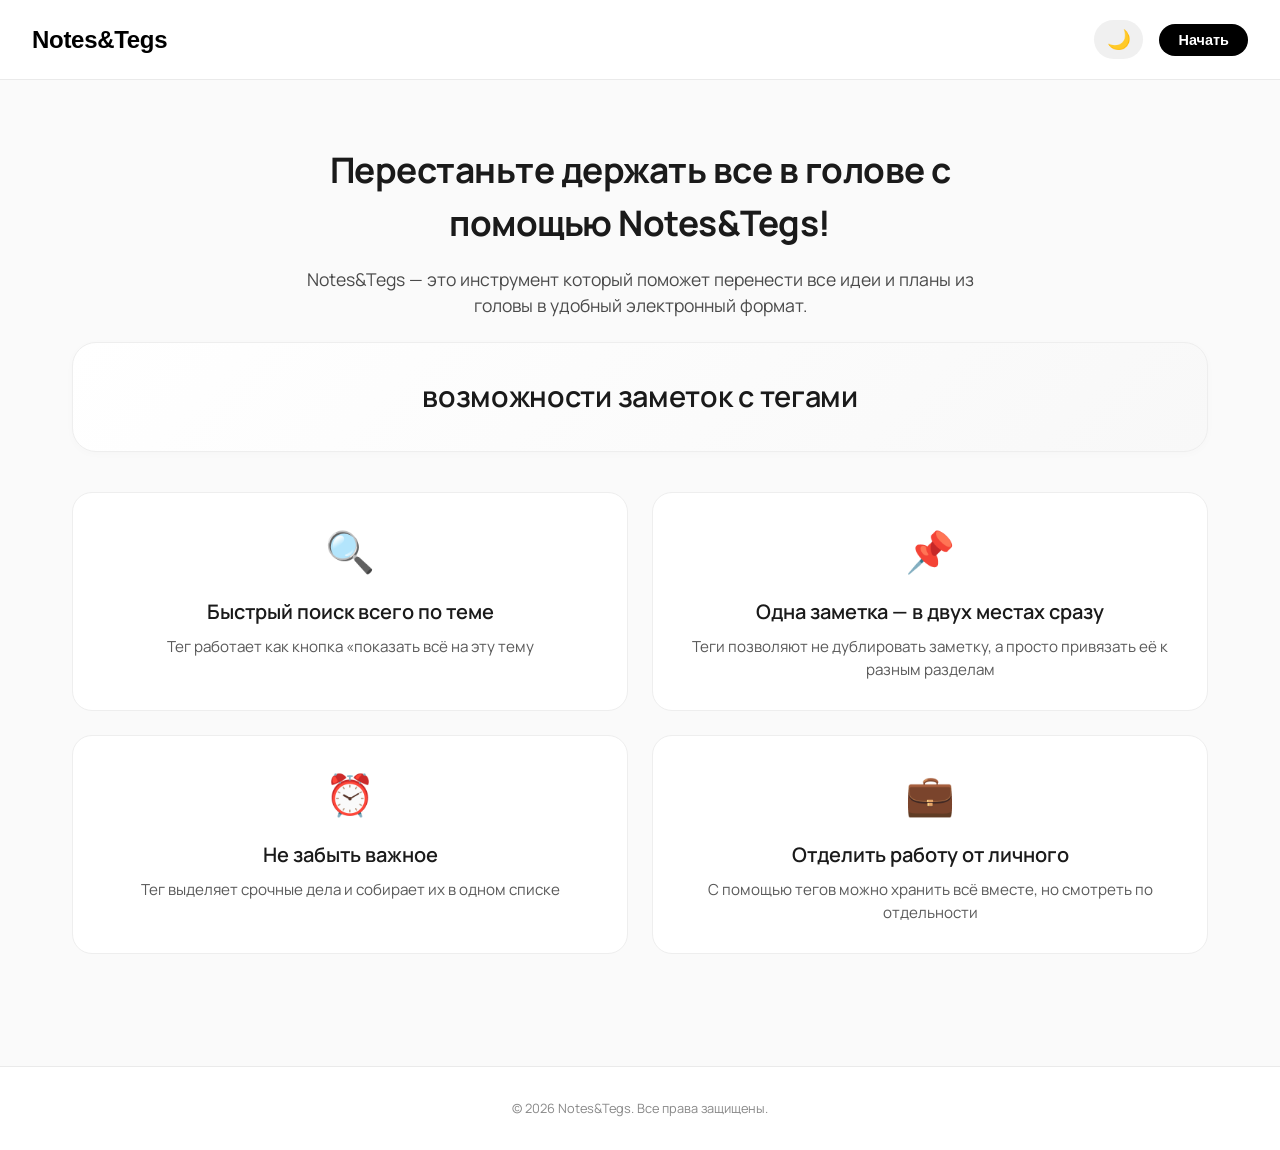
<file: layout/index.html>
<!DOCTYPE html>
<html lang="en">
<head>
    <meta charset="UTF-8">
    <meta name="viewport" content="width=device-width, initial-scale=1.0">
    <title>Система заметок с тегами - Manrope</title>

    <!-- Подключение шрифта Manrope -->
    <link href="https://fonts.googleapis.com/css2?family=Manrope:wght@300;400;500;600;700;800&display=swap" rel="stylesheet">
    
    <link rel="stylesheet" href="style.css">
</head>
<body>
    <!--header-->
    <header class="header">
        <nav>
            <button class="main-page"><a href="index.html"><h1>Notes&Tegs</h1></a></button>
        
        </nav>

        <div class="header-actions">
            <button id="themeToggle" class="theme-btn">🌙</button>
            
                <button id="goButton" class="go-btn" onclick="window.location.href='pages2.html'">Начать</button>
                
        </div>
    </header>

    <main>
        <!-- info section-->
        <section class="info">
            <h2>Перестаньте держать все в голове с помощью Notes&Tegs!</h2>
            <p>Notes&Tegs — это инструмент который поможет перенести все идеи и планы из головы в удобный электронный формат.</p>
        </section>  
        
        <div class="heading-wrapper">
            <h2 class="heading">возможности заметок с тегами</h2>
        </div>
        
        <section id="ability">
            <div class="card-info">
                <div class="card-icon">🔍</div>
                <h3>Быстрый поиск всего по теме</h3>
                <p>Тег работает как кнопка «показать всё на эту тему</p>
            </div>

            <div class="card-info">
                <div class="card-icon">📌</div>
                <h3>Одна заметка — в двух местах сразу</h3>
                <p>Теги позволяют не дублировать заметку, а просто привязать её к разным разделам</p>
            </div>
            
            <div class="card-info">
                <div class="card-icon">⏰</div>
                <h3>Не забыть важное</h3>
                <p>Тег выделяет срочные дела и собирает их в одном списке</p>
            </div>
            
            <div class="card-info">
                <div class="card-icon">💼</div>
                <h3>Отделить работу от личного</h3>
                <p>С помощью тегов можно хранить всё вместе, но смотреть по отдельности</p>
            </div>
        </section>
    </main>

    <!-- footer section-->
    <footer class="footer">
        <p>&copy; 2026 Notes&Tegs. Все права защищены.</p>
    </footer>

    <script src="darktheme.js"></script>
</body>
</html>
</file>
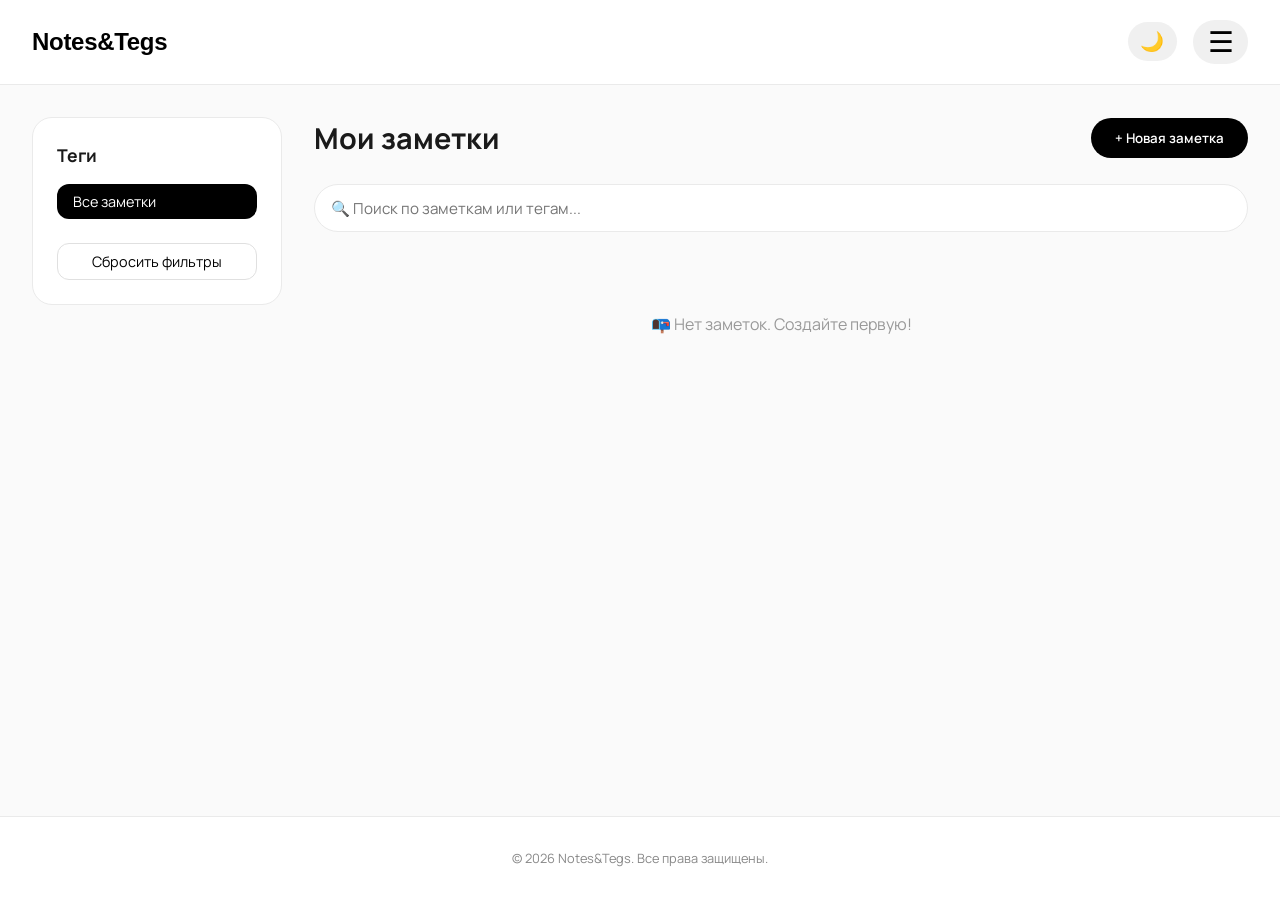
<file: layout/pages2.html>
<!DOCTYPE html>
<html lang="ru">
<head>
    <meta charset="UTF-8">
    <meta name="viewport" content="width=device-width, initial-scale=1.0">
    <title>Notes&Tegs - Мои заметки</title>

    <!-- Подключение шрифта Manrope -->
    <link href="https://fonts.googleapis.com/css2?family=Manrope:wght@300;400;500;600;700;800&display=swap" rel="stylesheet">
    
    <link rel="stylesheet" href="style-page2.css">
</head>
<body>
    <!-- Header с бургер-меню -->
    <header class="header">
        <nav>
            <button class="main-page"><a href="index.html"><h1>Notes&Tegs</h1></a></button>
        </nav>

        <div class="header-actions">
            <button id="themeToggle" class="theme-btn">🌙</button>
            <button id="burgerBtn" class="burger-btn">☰</button>
        </div>
    </header>

    <!-- Бургер-меню -->
    <div id="burgerMenu" class="burger-menu">
        <div class="burger-menu-content">
            <button id="closeBurger" class="close-burger">✕</button>
            <nav class="burger-nav">
                <a href="index.html">Главная</a>
                <a href="pages2.html">Заметки</a>
            </nav>
        </div>
    </div>

    <main>
        <div class="notes-app">
            <!-- Боковая панель с тегами -->
            <aside class="sidebar">
                <h3>Теги</h3>
                <div class="tags-list" id="tagsList">
                    <button class="tag-filter active" data-tag="all">Все заметки</button>
                </div>
                <button id="resetFilters" class="reset-btn">Сбросить фильтры</button>
            </aside>

            <!-- Основная область -->
            <div class="notes-content">
                <div class="notes-header">
                    <h2>Мои заметки</h2>
                    <button id="addNoteBtn" class="add-note-btn">+ Новая заметка</button>
                </div>

                <!-- Поиск -->
                <div class="search-bar">
                    <input type="text" id="searchInput" placeholder="🔍 Поиск по заметкам или тегам...">
                </div>

                <!-- Список заметок -->
                <div id="notesList" class="notes-list">
                    <!-- Заметки будут появляться здесь -->
                </div>
            </div>
        </div>

        <!-- Модальное окно для добавления/редактирования заметки -->
        <div id="noteModal" class="modal">
            <div class="modal-content">
                <div class="modal-header">
                    <h3 id="modalTitle">Новая заметка</h3>
                    <button class="close-modal">&times;</button>
                </div>
                <div class="modal-body">
                    <input type="text" id="noteTitle" placeholder="Заголовок заметки">
                    <textarea id="noteContent" rows="5" placeholder="Текст заметки..."></textarea>
                    <input type="text" id="noteTags" placeholder="Теги (через запятую, например: работа, важное, идеи)">
                    <div class="modal-actions">
                        <button id="saveNoteBtn" class="save-btn">Сохранить</button>
                        <button id="deleteNoteBtn" class="delete-btn" style="display: none;">Удалить</button>
                    </div>
                </div>
            </div>
        </div>
    </main>

    <footer class="footer">
        <p>&copy; 2026 Notes&Tegs. Все права защищены.</p>
    </footer>

    <script src="darktheme.js"></script>
    <script src="burger.js"></script>
    <script src="main.js"></script>
</body>
</html>
</file>
<file: layout/style.css>
* {
    margin: 0;
    padding: 0;
    box-sizing: border-box;
}

body {
    font-family: 'Manrope', -apple-system, BlinkMacSystemFont, 'Segoe UI', Roboto, Helvetica, Arial, sans-serif;
    background-color: #fafafa;
    color: #1a1a1a;
    line-height: 1.5;
    display: flex;
    flex-direction: column;
    min-height: 100vh;
    transition: background-color 0.2s ease, color 0.2s ease;
}


/* DARK THEME */
body.dark-theme {
    background-color: #1a1a1a;
    color: #e0e0e0;
}

body.dark-theme .header {
    background-color: #2d2d2d;
    border-color: #404040;
}

body.dark-theme .header nav a {
    color: #aaaaaa;
}

body.dark-theme .header nav a:hover {
    color: #ffffff;
}

body.dark-theme .card-info {
    background-color: #2d2d2d;
    border-color: #404040;
}

body.dark-theme .card-info p {
    color: #aaaaaa;
}

body.dark-theme .footer {
    background-color: #2d2d2d;
    border-color: #404040;
}

body.dark-theme .heading-wrapper {
    background: #2d2d2d;
    border-color: #404040;
}

body.dark-theme .heading-wrapper:hover {
    border-color: #505050;
    box-shadow: 0 4px 12px rgba(255, 255, 255, 0.04);
}

body.dark-theme .info p {
    color: #aaaaaa;
}

body.dark-theme .theme-btn {
    background-color: #404040;
}

body.dark-theme .theme-btn:hover {
    background-color: #505050;
}

/* Header */
.header {
    display: flex;
    justify-content: space-between;
    align-items: center;
    padding: 1.25rem 2rem;
    background-color: #ffffff;
    border-bottom: 1px solid #eaeaea;
    flex-wrap: wrap;
    gap: 1rem;
    transition: color 0.2s ease;
}

.header nav {
    display: flex;
    align-items: baseline;
    gap: 2rem;
    flex-wrap: wrap;
    transition: color 0.2s ease;
}

.main-page {
    background: transparent;
    border: none;
    padding: 0;
    cursor: pointer;
}

.main-page a {
    text-decoration: none;
    display: block;
}

.main-page h1 {
    margin: 0;
    font-size: 1.25rem;
    font-weight: 600;
    color: #000000;
    letter-spacing: -0.3px;
    transition: color 0.2s ease;
}


.header nav h1 {
    font-size: 1.5rem;
    font-weight: 700;
    letter-spacing: -0.3px;
    color: inherit;
}

.header nav a {
    text-decoration: none;
    color: #000000;
    font-size: 0.95rem;
    font-weight: 500;

}

.header nav a:hover {
    color: #000000;
}

.header-actions {
    display: flex;
    gap: 1rem;
    align-items: center;
}

.theme-btn {
    background-color: #f0f0f0;
    border: none;
    font-size: 1.2rem;
    padding: 0.5rem 0.8rem;
    border-radius: 30px;
    cursor: pointer;
    transition: background-color 0.2s ease;
}

.theme-btn:hover {
    background-color: #e0e0e0;
}



.header .go-btn {
    background-color: #000000;
    color: white;
    border: none;
    padding: 0.5rem 1.2rem;
    font-size: 0.9rem;
    font-weight: 600;
    border-radius: 30px;
    cursor: pointer;
    transition: background-color 0.2s ease;
}


.header #goButton:hover,
.header .go-btn:hover {
    background-color: #333333;
}

/* Main content */
main {
    max-width: 1200px;
    margin: 0 auto;
    padding: 2rem 2rem;
    flex: 1;
}

/* Info section */
.info {
    text-align: center;
    max-width: 700px;
    margin: 2rem auto 1.5rem;
}

.info h2 {
    font-size: 2.2rem;
    font-weight: 700;
    letter-spacing: -0.5px;
    margin-bottom: 1rem;
    color: inherit;
}

.info p {
    font-size: 1.1rem;
    font-weight: 400;
    color: #4a4a4a;
}

/* Heading wrapper */
.heading-wrapper {
    background: linear-gradient(135deg, #ffffff 0%, #f8f8f8 100%);
    border-radius: 24px;
    padding: 2rem;
    margin-bottom: 2.5rem;
    text-align: center;
    border: 1px solid #eeeeee;
    box-shadow: 0 2px 8px rgba(0, 0, 0, 0.02);
    transition: all 0.2s ease;
}

.heading-wrapper:hover {
    border-color: #e0e0e0;
    box-shadow: 0 4px 12px rgba(0, 0, 0, 0.04);
}

.heading {
    font-size: 1.8rem;
    font-weight: 600;
    text-align: center;
    letter-spacing: -0.3px;
    color: inherit;
    margin: 0;
}

/* Ability section */
#ability {
    margin-top: 1rem;
    display: grid;
    grid-template-columns: repeat(2, 1fr);
    gap: 1.5rem;
    margin-bottom: 3rem;
}

/* Cards */
.card-info {
    background-color: #ffffff;
    border: 1px solid #eeeeee;
    border-radius: 20px;
    padding: 1.75rem;
    transition: all 0.2s ease;
    text-align: center;
}

.card-info:hover {
    transform: translateY(-4px);
    box-shadow: 0 12px 24px rgba(0, 0, 0, 0.08);
    border-color: #d0d0d0;
}

.card-icon {
    font-size: 2.5rem;
    margin-bottom: 1rem;
}

.card-info h3 {
    font-size: 1.25rem;
    font-weight: 600;
    margin-bottom: 0.6rem;
    color: inherit;
}

.card-info p {
    color: #5a5a5a;
    font-size: 0.95rem;
    font-weight: 400;
}

/* Footer */
.footer {
    text-align: center;
    padding: 2rem;
    border-top: 1px solid #eaeaea;
    background-color: #ffffff;
    margin-top: 2rem;
}

.footer p {
    font-size: 0.8rem;
    font-weight: 400;
    color: #888888;
}

/* Responsive */
@media (max-width: 768px) {
    #ability {
        grid-template-columns: 1fr;
        gap: 1rem;
    }
    
    .header {
        flex-direction: column;
        text-align: center;
    }
    
    .header nav {
        justify-content: center;
    }
    
    .info h2 {
        font-size: 1.6rem;
    }
    
    .heading {
        font-size: 1.5rem;
    }
    
    .heading-wrapper {
        padding: 1.5rem;
    }
}

@media (max-width: 600px) {
    main {
        padding: 1rem;
    }
}
</file>
<file: layout/style-page2.css>
* {
    margin: 0;
    padding: 0;
    box-sizing: border-box;
}

body {
    font-family: 'Manrope', -apple-system, BlinkMacSystemFont, 'Segoe UI', Roboto, Helvetica, Arial, sans-serif;
    background-color: #fafafa;
    color: #1a1a1a;
    line-height: 1.5;
    display: flex;
    flex-direction: column;
    min-height: 100vh;
    transition: background-color 0.2s ease, color 0.2s ease;
}

/* DARK THEME */
body.dark-theme {
    background-color: #1a1a1a;
    color: #e0e0e0;
}

body.dark-theme .header {
    background-color: #2d2d2d;
    border-color: #404040;
}

body.dark-theme .main-page h1 {
    color: #e0e0e0;
}

body.dark-theme .footer {
    background-color: #2d2d2d;
    border-color: #404040;
}

body.dark-theme .theme-btn,
body.dark-theme .burger-btn {
    background-color: #404040;
    color: #e0e0e0;
}

body.dark-theme .theme-btn:hover,
body.dark-theme .burger-btn:hover {
    background-color: #505050;
}

body.dark-theme .burger-menu-content {
    background-color: #2d2d2d;
}

body.dark-theme .burger-nav a {
    color: #e0e0e0;
    border-bottom-color: #404040;
}

body.dark-theme .sidebar {
    background-color: #2d2d2d;
    border-color: #404040;
}

body.dark-theme .note-card {
    background-color: #2d2d2d;
    border-color: #404040;
}

body.dark-theme .note-card:hover {
    border-color: #606060;
}

body.dark-theme .tag {
    background-color: #404040;
    color: #e0e0e0;
}

body.dark-theme .tag-filter {
    background-color: #404040;
    color: #e0e0e0;
}

body.dark-theme .tag-filter:hover,
body.dark-theme .tag-filter.active {
    background-color: #606060;
}

body.dark-theme .modal-content {
    background-color: #2d2d2d;
}

body.dark-theme .search-bar input {
    background-color: #2d2d2d;
    border-color: #404040;
    color: #e0e0e0;
}

body.dark-theme #noteTitle,
body.dark-theme #noteContent,
body.dark-theme #noteTags {
    background-color: #2d2d2d;
    border-color: #404040;
    color: #e0e0e0;
}

/* Header */
.header {
    display: flex;
    justify-content: space-between;
    align-items: center;
    padding: 1.25rem 2rem;
    background-color: #ffffff;
    border-bottom: 1px solid #eaeaea;
    flex-wrap: wrap;
    gap: 1rem;
    position: relative;
    z-index: 100;
}

.main-page {
    background: transparent;
    border: none;
    padding: 0;
    cursor: pointer;
}

.main-page a {
    text-decoration: none;
    display: block;
}

.main-page h1 {
    margin: 0;
    font-size: 1.5rem;
    font-weight: 700;
    color: #000000;
    letter-spacing: -0.3px;
}

.header-actions {
    display: flex;
    gap: 1rem;
    align-items: center;
}

.theme-btn,
.burger-btn {
    background-color: #f0f0f0;
    border: none;
    font-size: 1.2rem;
    padding: 0.5rem 0.8rem;
    border-radius: 30px;
    cursor: pointer;
    transition: all 0.2s ease;
}

.burger-btn {
    font-size: 1.8rem;
    padding: 0.3rem 0.9rem;
}

.burger-btn:hover {
    transform: scale(1.05);
}

/* Бургер-меню */
.burger-menu {
    position: fixed;
    top: 0;
    left: 0;
    width: 100%;
    height: 100%;
    background-color: rgba(0, 0, 0, 0.5);
    z-index: 1000;
    opacity: 0;
    visibility: hidden;
    transition: opacity 0.3s ease, visibility 0.3s ease;
}

.burger-menu.active {
    opacity: 1;
    visibility: visible;
}

.burger-menu-content {
    position: absolute;
    top: 0;
    left: -320px;
    width: 300px;
    height: 100%;
    background-color: #ffffff;
    box-shadow: 2px 0 12px rgba(0, 0, 0, 0.1);
    transition: left 0.3s ease;
    padding: 1.5rem;
}

.burger-menu.active .burger-menu-content {
    left: 0;
}

.close-burger {
    align-self: flex-end;
    background: none;
    border: none;
    font-size: 2rem;
    cursor: pointer;
    float: right;
}

.burger-nav {
    clear: both;
    display: flex;
    flex-direction: column;
    gap: 1.5rem;
    margin-top: 2rem;
}

.burger-nav a {
    text-decoration: none;
    color: #1a1a1a;
    font-size: 1.2rem;
    font-weight: 500;
    padding: 0.75rem 0;
    border-bottom: 1px solid #eaeaea;
    transition: all 0.2s ease;
}

.burger-nav a:hover {
    padding-left: 0.75rem;
}

/* Main - приложение заметок */
main {
    flex: 1;
    padding: 2rem;
}

.notes-app {
    max-width: 1400px;
    margin: 0 auto;
    display: flex;
    gap: 2rem;
}

/* Sidebar */
.sidebar {
    width: 250px;
    background-color: #ffffff;
    border-radius: 20px;
    padding: 1.5rem;
    border: 1px solid #eaeaea;
    height: fit-content;
    position: sticky;
    top: 2rem;
}

.sidebar h3 {
    font-size: 1.1rem;
    margin-bottom: 1rem;
}

.tags-list {
    display: flex;
    flex-direction: column;
    gap: 0.5rem;
    margin-bottom: 1.5rem;
    max-height: 400px;
    overflow-y: auto;
}

.tag-filter {
    background-color: #f0f0f0;
    border: none;
    padding: 0.5rem 1rem;
    border-radius: 12px;
    cursor: pointer;
    text-align: left;
    font-family: inherit;
    font-size: 0.9rem;
    transition: all 0.2s ease;
}

.tag-filter:hover {
    background-color: #e0e0e0;
}

.tag-filter.active {
    background-color: #000000;
    color: #ffffff;
}

.reset-btn {
    width: 100%;
    background-color: transparent;
    border: 1px solid #e0e0e0;
    padding: 0.5rem;
    border-radius: 12px;
    cursor: pointer;
    font-family: inherit;
    font-size: 0.9rem;
    transition: all 0.2s ease;
}

.reset-btn:hover {
    background-color: #f0f0f0;
}

/* Основной контент */
.notes-content {
    flex: 1;
}

.notes-header {
    display: flex;
    justify-content: space-between;
    align-items: center;
    margin-bottom: 1.5rem;
    flex-wrap: wrap;
    gap: 1rem;
}

.notes-header h2 {
    font-size: 1.8rem;
    font-weight: 700;
}

.add-note-btn {
    background-color: #000000;
    color: white;
    border: none;
    padding: 0.7rem 1.5rem;
    border-radius: 30px;
    cursor: pointer;
    font-family: inherit;
    font-weight: 600;
    transition: background-color 0.2s ease;
}

.add-note-btn:hover {
    background-color: #333333;
}

/* Поиск */
.search-bar {
    margin-bottom: 2rem;
}

.search-bar input {
    width: 100%;
    padding: 0.8rem 1rem;
    border: 1px solid #eaeaea;
    border-radius: 30px;
    font-family: inherit;
    font-size: 0.95rem;
    background-color: #ffffff;
    transition: all 0.2s ease;
}

.search-bar input:focus {
    outline: none;
    border-color: #000000;
}

/* Список заметок */
.notes-list {
    display: flex;
    flex-direction: column;
    gap: 1rem;
}

.note-card {
    background-color: #ffffff;
    border: 1px solid #eaeaea;
    border-radius: 20px;
    padding: 1.5rem;
    transition: all 0.2s ease;
    cursor: pointer;
}

.note-card:hover {
    transform: translateX(4px);
    border-color: #d0d0d0;
    box-shadow: 0 4px 12px rgba(0, 0, 0, 0.05);
}

.note-title {
    font-size: 1.2rem;
    font-weight: 600;
    margin-bottom: 0.5rem;
}

.note-preview {
    color: #666666;
    font-size: 0.9rem;
    margin-bottom: 0.75rem;
    display: -webkit-box;
    -webkit-line-clamp: 2;
    -webkit-box-orient: vertical;
    overflow: hidden;
}

.note-tags {
    display: flex;
    flex-wrap: wrap;
    gap: 0.5rem;
}

.tag {
    background-color: #f0f0f0;
    padding: 0.25rem 0.75rem;
    border-radius: 20px;
    font-size: 0.75rem;
    font-weight: 500;
}

.note-date {
    font-size: 0.7rem;
    color: #999999;
    margin-top: 0.75rem;
}

.empty-notes {
    text-align: center;
    padding: 3rem;
    color: #999999;
}

/* Модальное окно */
.modal {
    display: none;
    position: fixed;
    top: 0;
    left: 0;
    width: 100%;
    height: 100%;
    background-color: rgba(0, 0, 0, 0.5);
    z-index: 2000;
    justify-content: center;
    align-items: center;
}

.modal.active {
    display: flex;
}

.modal-content {
    background-color: #ffffff;
    border-radius: 24px;
    width: 90%;
    max-width: 600px;
    max-height: 90vh;
    overflow-y: auto;
}

.modal-header {
    display: flex;
    justify-content: space-between;
    align-items: center;
    padding: 1.5rem;
    border-bottom: 1px solid #eaeaea;
}

.modal-header h3 {
    font-size: 1.3rem;
}

.close-modal {
    background: none;
    border: none;
    font-size: 1.8rem;
    cursor: pointer;
}

.modal-body {
    padding: 1.5rem;
    display: flex;
    flex-direction: column;
    gap: 1rem;
}

#noteTitle,
#noteContent,
#noteTags {
    padding: 0.8rem;
    border: 1px solid #eaeaea;
    border-radius: 16px;
    font-family: inherit;
    font-size: 0.95rem;
    width: 100%;
}

#noteContent {
    resize: vertical;
}

.modal-actions {
    display: flex;
    gap: 1rem;
    margin-top: 0.5rem;
}

.save-btn {
    flex: 1;
    background-color: #000000;
    color: white;
    border: none;
    padding: 0.8rem;
    border-radius: 30px;
    cursor: pointer;
    font-family: inherit;
    font-weight: 600;
}

.delete-btn {
    flex: 1;
    background-color: #dc2626;
    color: white;
    border: none;
    padding: 0.8rem;
    border-radius: 30px;
    cursor: pointer;
    font-family: inherit;
    font-weight: 600;
}

.delete-btn:hover {
    background-color: #b91c1c;
}

/* Footer */
.footer {
    text-align: center;
    padding: 2rem;
    border-top: 1px solid #eaeaea;
    background-color: #ffffff;
    margin-top: 2rem;
}

.footer p {
    font-size: 0.8rem;
    color: #888888;
}

/* Responsive */
@media (max-width: 768px) {
    .notes-app {
        flex-direction: column;
    }
    
    .sidebar {
        width: 100%;
        position: static;
    }
    
    .tags-list {
        flex-direction: row;
        flex-wrap: wrap;
    }
    
    .notes-header {
        flex-direction: column;
        text-align: center;
    }
    
    .header {
        flex-direction: column;
        text-align: center;
    }
    
    .burger-menu-content {
        width: 280px;
    }
}

@media (max-width: 600px) {
    main {
        padding: 1rem;
    }
}
</file>
